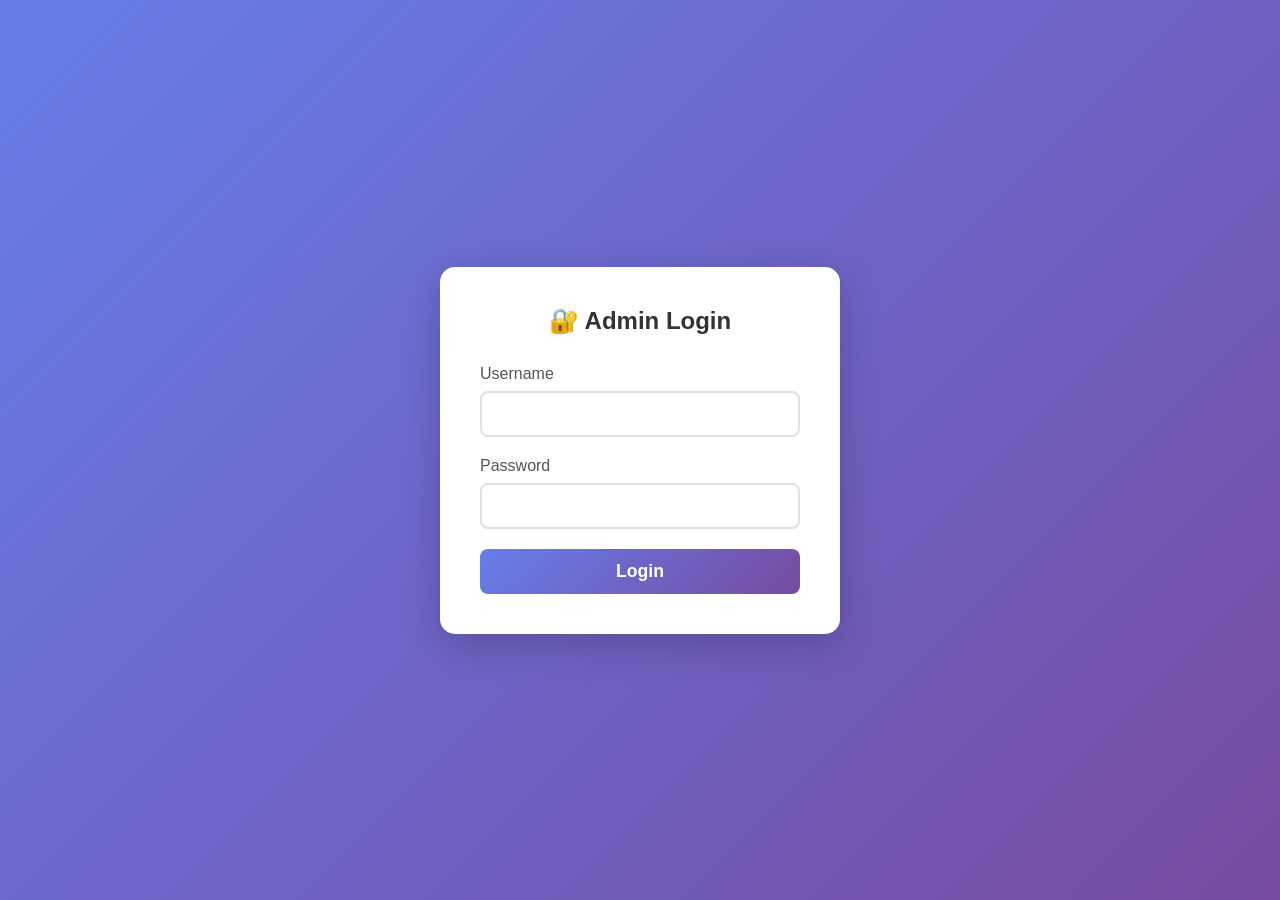
<file: admin.html>
<!DOCTYPE html>
<html lang="en">
<head>
    <meta charset="UTF-8">
    <meta name="viewport" content="width=device-width, initial-scale=1.0">
    <title>Admin Panel - Social Media Downloader</title>
    <style>
        * {
            margin: 0;
            padding: 0;
            box-sizing: border-box;
        }

        body {
            font-family: 'Segoe UI', Tahoma, Geneva, Verdana, sans-serif;
            background: #f5f5f5;
        }

        .login-container {
            display: flex;
            justify-content: center;
            align-items: center;
            min-height: 100vh;
            background: linear-gradient(135deg, #667eea 0%, #764ba2 100%);
        }

        .login-box {
            background: white;
            padding: 40px;
            border-radius: 15px;
            box-shadow: 0 10px 40px rgba(0,0,0,0.2);
            width: 100%;
            max-width: 400px;
        }

        .login-box h2 {
            text-align: center;
            margin-bottom: 30px;
            color: #333;
        }

        .form-group {
            margin-bottom: 20px;
        }

        .form-group label {
            display: block;
            margin-bottom: 8px;
            color: #555;
            font-weight: 500;
        }

        .form-group input {
            width: 100%;
            padding: 12px;
            border: 2px solid #e0e0e0;
            border-radius: 8px;
            font-size: 1em;
            transition: border 0.3s;
        }

        .form-group input:focus {
            outline: none;
            border-color: #667eea;
        }

        .btn {
            width: 100%;
            padding: 12px;
            border: none;
            border-radius: 8px;
            font-size: 1.1em;
            font-weight: 600;
            cursor: pointer;
            transition: all 0.3s;
        }

        .btn-primary {
            background: linear-gradient(135deg, #667eea, #764ba2);
            color: white;
        }

        .btn-primary:hover {
            transform: translateY(-2px);
            box-shadow: 0 5px 15px rgba(102, 126, 234, 0.4);
        }

        .error-msg {
            color: #c33;
            background: #fee;
            padding: 10px;
            border-radius: 5px;
            margin-top: 15px;
            display: none;
        }

        .error-msg.active {
            display: block;
        }

        /* Dashboard Styles */
        .dashboard {
            display: none;
        }

        .dashboard.active {
            display: block;
        }

        .navbar {
            background: white;
            padding: 15px 30px;
            box-shadow: 0 2px 10px rgba(0,0,0,0.1);
            display: flex;
            justify-content: space-between;
            align-items: center;
        }

        .navbar h1 {
            font-size: 1.5em;
            color: #667eea;
        }

        .btn-logout {
            background: #ff4757;
            color: white;
            padding: 8px 20px;
            border: none;
            border-radius: 5px;
            cursor: pointer;
            font-weight: 500;
        }

        .dashboard-content {
            max-width: 1200px;
            margin: 30px auto;
            padding: 0 20px;
        }

        .card {
            background: white;
            padding: 30px;
            border-radius: 10px;
            box-shadow: 0 2px 10px rgba(0,0,0,0.1);
            margin-bottom: 25px;
        }

        .card h2 {
            margin-bottom: 20px;
            color: #333;
            border-bottom: 2px solid #667eea;
            padding-bottom: 10px;
        }

        .form-row {
            display: grid;
            grid-template-columns: 1fr 1fr;
            gap: 20px;
            margin-bottom: 20px;
        }

        .form-field {
            margin-bottom: 20px;
        }

        .form-field label {
            display: block;
            margin-bottom: 8px;
            font-weight: 500;
            color: #555;
        }

        .form-field input,
        .form-field textarea {
            width: 100%;
            padding: 10px;
            border: 2px solid #e0e0e0;
            border-radius: 8px;
            font-size: 1em;
        }

        .form-field textarea {
            min-height: 100px;
            font-family: monospace;
        }

        .form-field input:focus,
        .form-field textarea:focus {
            outline: none;
            border-color: #667eea;
        }

        .checkbox-field {
            display: flex;
            align-items: center;
            gap: 10px;
        }

        .checkbox-field input[type="checkbox"] {
            width: auto;
            transform: scale(1.3);
        }

        .btn-save {
            background: #667eea;
            color: white;
            padding: 12px 30px;
            border: none;
            border-radius: 8px;
            cursor: pointer;
            font-weight: 600;
            font-size: 1em;
        }

        .btn-save:hover {
            background: #764ba2;
        }

        .btn-test {
            background: #ffa502;
            color: white;
            padding: 10px 25px;
            border: none;
            border-radius: 8px;
            cursor: pointer;
            margin-left: 10px;
        }

        .success-msg {
            background: #d4edda;
            color: #155724;
            padding: 12px;
            border-radius: 8px;
            margin-top: 15px;
            display: none;
        }

        .success-msg.active {
            display: block;
        }

        .stats-grid {
            display: grid;
            grid-template-columns: repeat(auto-fit, minmax(200px, 1fr));
            gap: 20px;
            margin-bottom: 30px;
        }

        .stat-card {
            background: linear-gradient(135deg, #667eea, #764ba2);
            color: white;
            padding: 20px;
            border-radius: 10px;
            text-align: center;
        }

        .stat-card h3 {
            font-size: 2em;
            margin-bottom: 10px;
        }

        .stat-card p {
            font-size: 0.9em;
            opacity: 0.9;
        }

        @media (max-width: 768px) {
            .form-row {
                grid-template-columns: 1fr;
            }

            .dashboard-content {
                padding: 10px;
            }

            .card {
                padding: 20px;
            }
        }
    </style>
</head>
<body>
    <!-- Login Form -->
    <div class="login-container" id="loginContainer">
        <div class="login-box">
            <h2>🔐 Admin Login</h2>
            <form id="loginForm">
                <div class="form-group">
                    <label>Username</label>
                    <input type="text" id="username" required>
                </div>
                <div class="form-group">
                    <label>Password</label>
                    <input type="password" id="password" required>
                </div>
                <button type="submit" class="btn btn-primary">Login</button>
                <div class="error-msg" id="loginError"></div>
            </form>
        </div>
    </div>

    <!-- Dashboard -->
    <div class="dashboard" id="dashboard">
        <nav class="navbar">
            <h1>⚙️ Admin Dashboard</h1>
            <button class="btn-logout" onclick="logout()">Logout</button>
        </nav>

        <div class="dashboard-content">
            <!-- Stats -->
            <div class="stats-grid">
                <div class="stat-card">
                    <h3 id="totalDownloads">0</h3>
                    <p>Total Downloads</p>
                </div>
                <div class="stat-card">
                    <h3 id="cacheFiles">0</h3>
                    <p>Cache Files</p>
                </div>
                <div class="stat-card">
                    <h3>1000+</h3>
                    <p>Supported Sites</p>
                </div>
            </div>

            <!-- Site Settings -->
            <div class="card">
                <h2>🌐 Site Settings</h2>
                <div class="form-row">
                    <div class="form-field">
                        <label>Website Name</label>
                        <input type="text" id="websiteName">
                    </div>
                    <div class="form-field">
                        <label>Tagline</label>
                        <input type="text" id="tagline">
                    </div>
                </div>
                <div class="form-field">
                    <label>Logo URL</label>
                    <input type="text" id="logoUrl" placeholder="https://example.com/logo.png">
                </div>
                <button class="btn-save" onclick="saveSiteSettings()">Save Settings</button>
                <div class="success-msg" id="siteSuccess"></div>
            </div>

            <!-- AdSense Settings -->
            <div class="card">
                <h2>💰 AdSense Integration</h2>
                <div class="form-field">
                    <label>AdSense Code (Full script tag)</label>
                    <textarea id="adsenseCode" placeholder='<script async src="..."></script>'></textarea>
                </div>
                <div class="form-field">
                    <label>Ads.txt Content</label>
                    <textarea id="adsTxt" placeholder="google.com, pub-0000000000000000, DIRECT, f08c47fec0942fa0"></textarea>
                </div>
                <button class="btn-save" onclick="saveAdSenseSettings()">Save AdSense</button>
                <div class="success-msg" id="adsenseSuccess"></div>
            </div>

            <!-- Monetization Settings -->
            <div class="card">
                <h2>💵 Download Monetization</h2>
                <div class="checkbox-field">
                    <input type="checkbox" id="monetizationEnabled">
                    <label>Enable Download Monetization</label>
                </div>
                <div class="form-field">
                    <label>Monetization Link (Redirect URL)</label>
                    <input type="text" id="monetizationLink" placeholder="https://your-offer-link.com">
                </div>
                <div class="form-field">
                    <label>Required Clicks Before Download</label>
                    <input type="number" id="monetizationClicks" value="2" min="1" max="5">
                </div>
                <p style="color: #666; font-size: 0.9em; margin-bottom: 15px;">
                    Users will be redirected to your monetization link for the specified number of clicks before getting the direct download.
                </p>
                <button class="btn-save" onclick="saveMonetizationSettings()">Save Monetization</button>
                <div class="success-msg" id="monetizationSuccess"></div>
            </div>

            <!-- Password Change -->
            <div class="card">
                <h2>🔒 Change Password</h2>
                <div class="form-field">
                    <label>Old Password</label>
                    <input type="password" id="oldPassword">
                </div>
                <div class="form-field">
                    <label>New Password</label>
                    <input type="password" id="newPassword">
                </div>
                <button class="btn-save" onclick="changePassword()">Change Password</button>
                <div class="success-msg" id="passwordSuccess"></div>
                <div class="error-msg" id="passwordError"></div>
            </div>

            <!-- Cron Job -->
            <div class="card">
                <h2>⏰ Automated Cleanup (Cron Job)</h2>
                <p style="margin-bottom: 15px; color: #666;">
                    Set up a cron job to automatically clean cache every 12 hours.
                </p>
                <div class="form-field">
                    <label>Cron URL (Use this in cron-job.org or similar service)</label>
                    <input type="text" id="cronUrl" readonly>
                </div>
                <button class="btn-save" onclick="copyCronUrl()">Copy URL</button>
                <button class="btn-test" onclick="testCron()">Test Cron Job</button>
                <div class="success-msg" id="cronSuccess"></div>
            </div>
        </div>
    </div>

    <script>
        const API_BASE_URL = window.location.origin;
        let sessionToken = localStorage.getItem('admin_token');

        // Check if already logged in
        if (sessionToken) {
            loadDashboard();
        }

        // Login Form
        document.getElementById('loginForm').addEventListener('submit', async (e) => {
            e.preventDefault();
            const username = document.getElementById('username').value;
            const password = document.getElementById('password').value;

            try {
                const response = await fetch(`${API_BASE_URL}/api/admin/login`, {
                    method: 'POST',
                    headers: { 'Content-Type': 'application/json' },
                    body: JSON.stringify({ username, password })
                });

                const data = await response.json();

                if (data.success) {
                    sessionToken = data.token;
                    localStorage.setItem('admin_token', sessionToken);
                    loadDashboard();
                } else {
                    showLoginError('Invalid credentials');
                }
            } catch (error) {
                showLoginError('Login failed: ' + error.message);
            }
        });

        async function loadDashboard() {
            try {
                const response = await fetch(`${API_BASE_URL}/api/admin/config?session_token=${sessionToken}`);
                const data = await response.json();

                if (!data.success) {
                    logout();
                    return;
                }

                const config = data.config;

                // Populate form fields
                document.getElementById('websiteName').value = config.website_name || '';
                document.getElementById('tagline').value = config.tagline || '';
                document.getElementById('logoUrl').value = config.logo_url || '';
                document.getElementById('adsenseCode').value = config.adsense_code || '';
                document.getElementById('adsTxt').value = config.ads_txt || '';
                document.getElementById('monetizationEnabled').checked = config.monetization_enabled || false;
                document.getElementById('monetizationLink').value = config.monetization_link || '';
                document.getElementById('monetizationClicks').value = config.monetization_clicks || 2;

                // Load cron URL
                const cronUrl = `${API_BASE_URL}/api/cron/cleanup?key=${config.cron_secret}`;
                document.getElementById('cronUrl').value = cronUrl;

                // Show dashboard
                document.getElementById('loginContainer').style.display = 'none';
                document.getElementById('dashboard').classList.add('active');

                // Load stats
                loadStats();
            } catch (error) {
                console.error('Failed to load dashboard:', error);
                logout();
            }
        }

        async function loadStats() {
            try {
                const response = await fetch(`${API_BASE_URL}/health`);
                const data = await response.json();
                document.getElementById('cacheFiles').textContent = data.cache_items || 0;
            } catch (error) {
                console.error('Failed to load stats:', error);
            }
        }

        async function saveSiteSettings() {
            const config = {
                website_name: document.getElementById('websiteName').value,
                tagline: document.getElementById('tagline').value,
                logo_url: document.getElementById('logoUrl').value
            };

            try {
                const response = await fetch(`${API_BASE_URL}/api/admin/config?session_token=${sessionToken}`, {
                    method: 'POST',
                    headers: { 'Content-Type': 'application/json' },
                    body: JSON.stringify(config)
                });

                const data = await response.json();
                if (data.success) {
                    showSuccess('siteSuccess', 'Site settings saved successfully!');
                }
            } catch (error) {
                alert('Failed to save settings: ' + error.message);
            }
        }

        async function saveAdSenseSettings() {
            const config = {
                adsense_code: document.getElementById('adsenseCode').value,
                ads_txt: document.getElementById('adsTxt').value
            };

            try {
                const response = await fetch(`${API_BASE_URL}/api/admin/config?session_token=${sessionToken}`, {
                    method: 'POST',
                    headers: { 'Content-Type': 'application/json' },
                    body: JSON.stringify(config)
                });

                const data = await response.json();
                if (data.success) {
                    showSuccess('adsenseSuccess', 'AdSense settings saved successfully!');
                }
            } catch (error) {
                alert('Failed to save AdSense settings: ' + error.message);
            }
        }

        async function saveMonetizationSettings() {
            const config = {
                monetization_enabled: document.getElementById('monetizationEnabled').checked,
                monetization_link: document.getElementById('monetizationLink').value,
                monetization_clicks: parseInt(document.getElementById('monetizationClicks').value)
            };

            try {
                const response = await fetch(`${API_BASE_URL}/api/admin/config?session_token=${sessionToken}`, {
                    method: 'POST',
                    headers: { 'Content-Type': 'application/json' },
                    body: JSON.stringify(config)
                });

                const data = await response.json();
                if (data.success) {
                    showSuccess('monetizationSuccess', 'Monetization settings saved successfully!');
                }
            } catch (error) {
                alert('Failed to save monetization settings: ' + error.message);
            }
        }

        async function changePassword() {
            const oldPassword = document.getElementById('oldPassword').value;
            const newPassword = document.getElementById('newPassword').value;

            if (!oldPassword || !newPassword) {
                showPasswordError('Please fill in both fields');
                return;
            }

            try {
                const response = await fetch(`${API_BASE_URL}/api/admin/password?session_token=${sessionToken}`, {
                    method: 'POST',
                    headers: { 'Content-Type': 'application/json' },
                    body: JSON.stringify({ old_password: oldPassword, new_password: newPassword })
                });

                const data = await response.json();
                if (data.success) {
                    showSuccess('passwordSuccess', 'Password changed successfully!');
                    document.getElementById('oldPassword').value = '';
                    document.getElementById('newPassword').value = '';
                } else {
                    showPasswordError('Failed to change password');
                }
            } catch (error) {
                showPasswordError('Error: ' + error.message);
            }
        }

        function copyCronUrl() {
            const cronUrl = document.getElementById('cronUrl');
            cronUrl.select();
            document.execCommand('copy');
            showSuccess('cronSuccess', 'Cron URL copied to clipboard!');
        }

        async function testCron() {
            try {
                const response = await fetch(`${API_BASE_URL}/api/admin/test-cron?session_token=${sessionToken}`, {
                    method: 'POST'
                });

                const data = await response.json();
                if (data.success) {
                    showSuccess('cronSuccess', 'Cron test successful! URL: ' + data.cron_url);
                }
            } catch (error) {
                alert('Cron test failed: ' + error.message);
            }
        }

        function logout() {
            localStorage.removeItem('admin_token');
            sessionToken = null;
            document.getElementById('dashboard').classList.remove('active');
            document.getElementById('loginContainer').style.display = 'flex';
        }

        function showLoginError(message) {
            const errorEl = document.getElementById('loginError');
            errorEl.textContent = message;
            errorEl.classList.add('active');
        }

        function showPasswordError(message) {
            const errorEl = document.getElementById('passwordError');
            errorEl.textContent = message;
            errorEl.classList.add('active');
            setTimeout(() => errorEl.classList.remove('active'), 5000);
        }

        function showSuccess(elementId, message) {
            const successEl = document.getElementById(elementId);
            successEl.textContent = message;
            successEl.classList.add('active');
            setTimeout(() => successEl.classList.remove('active'), 5000);
        }
    </script>
</body>
</html>
</file>
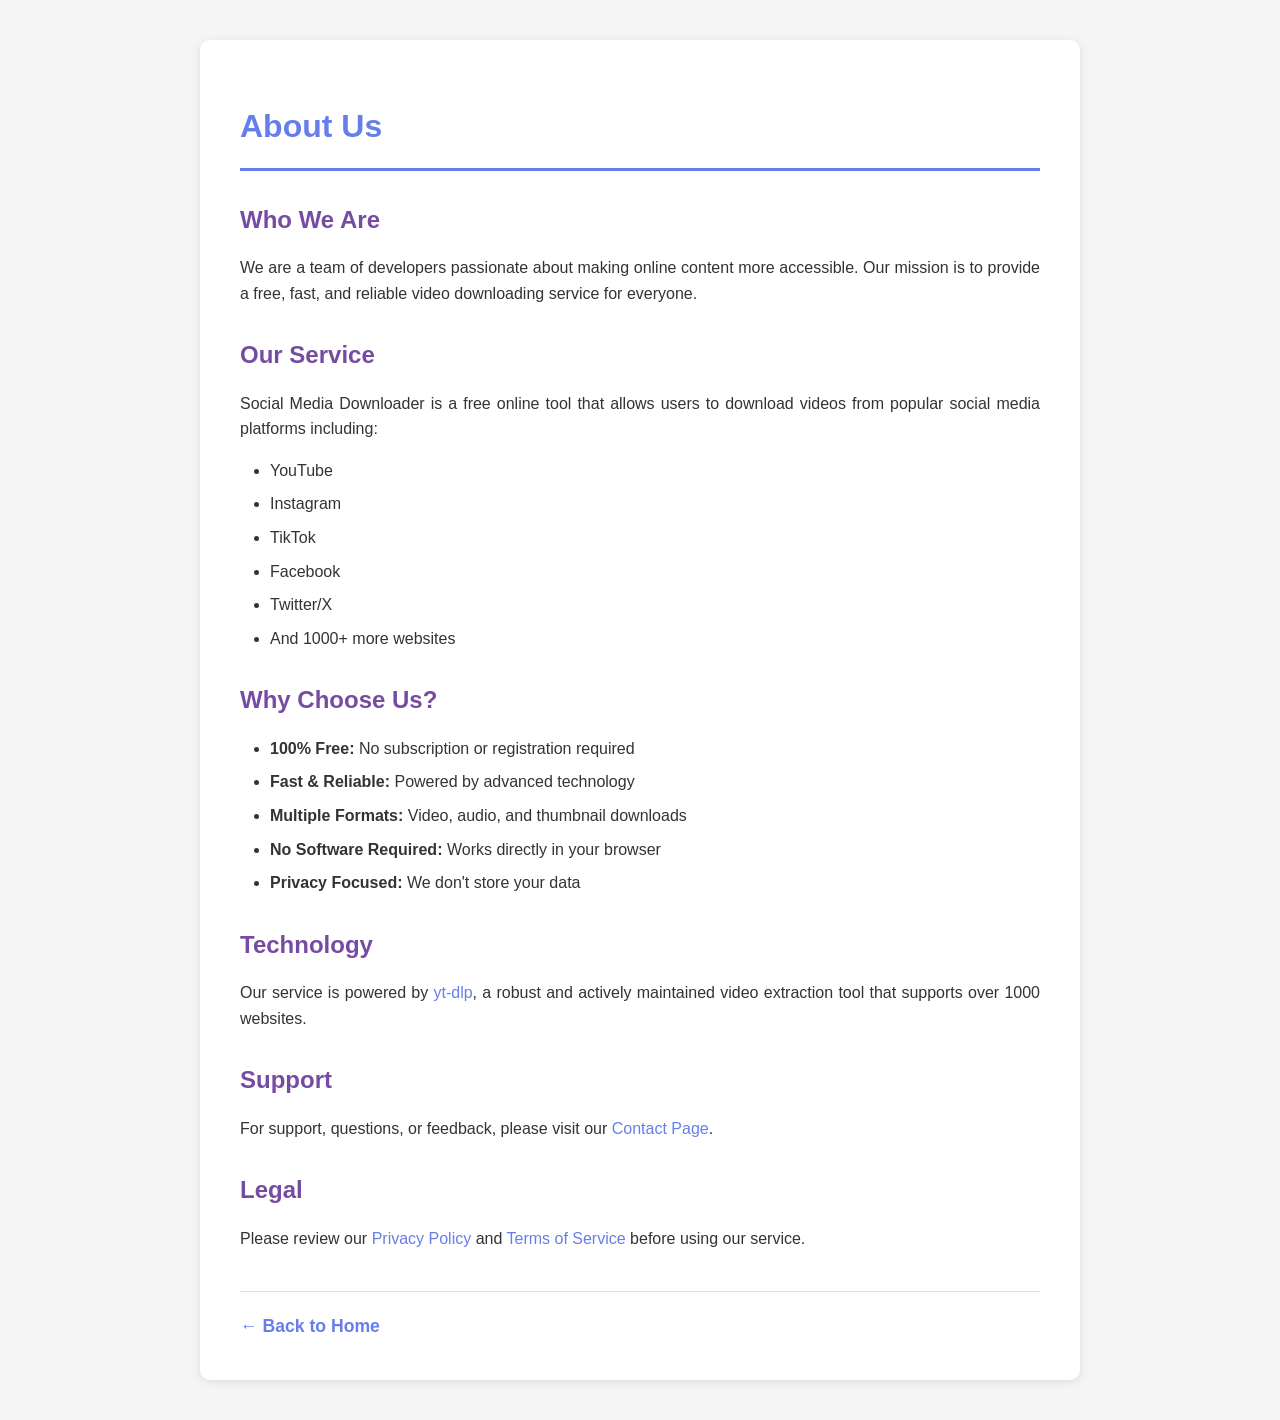
<file: pages/about.html>
<!DOCTYPE html>
<html lang="en">
<head>
    <meta charset="UTF-8">
    <meta name="viewport" content="width=device-width, initial-scale=1.0">
    <title>About Us - Social Media Downloader</title>
    <link rel="stylesheet" href="../style.css">
</head>
<body>
    <div class="page-container">
        <h1>About Us</h1>

        <h2>Who We Are</h2>
        <p>We are a team of developers passionate about making online content more accessible. Our mission is to provide a free, fast, and reliable video downloading service for everyone.</p>

        <h2>Our Service</h2>
        <p>Social Media Downloader is a free online tool that allows users to download videos from popular social media platforms including:</p>
        <ul>
            <li>YouTube</li>
            <li>Instagram</li>
            <li>TikTok</li>
            <li>Facebook</li>
            <li>Twitter/X</li>
            <li>And 1000+ more websites</li>
        </ul>

        <h2>Why Choose Us?</h2>
        <ul>
            <li><strong>100% Free:</strong> No subscription or registration required</li>
            <li><strong>Fast & Reliable:</strong> Powered by advanced technology</li>
            <li><strong>Multiple Formats:</strong> Video, audio, and thumbnail downloads</li>
            <li><strong>No Software Required:</strong> Works directly in your browser</li>
            <li><strong>Privacy Focused:</strong> We don't store your data</li>
        </ul>

        <h2>Technology</h2>
        <p>Our service is powered by <a href="https://github.com/yt-dlp/yt-dlp" target="_blank">yt-dlp</a>, a robust and actively maintained video extraction tool that supports over 1000 websites.</p>

        <h2>Support</h2>
        <p>For support, questions, or feedback, please visit our <a href="/contact">Contact Page</a>.</p>

        <h2>Legal</h2>
        <p>Please review our <a href="/privacy">Privacy Policy</a> and <a href="/terms">Terms of Service</a> before using our service.</p>

        <div class="back-link">
            <a href="/">← Back to Home</a>
        </div>
    </div>
</body>
</html>
</file>
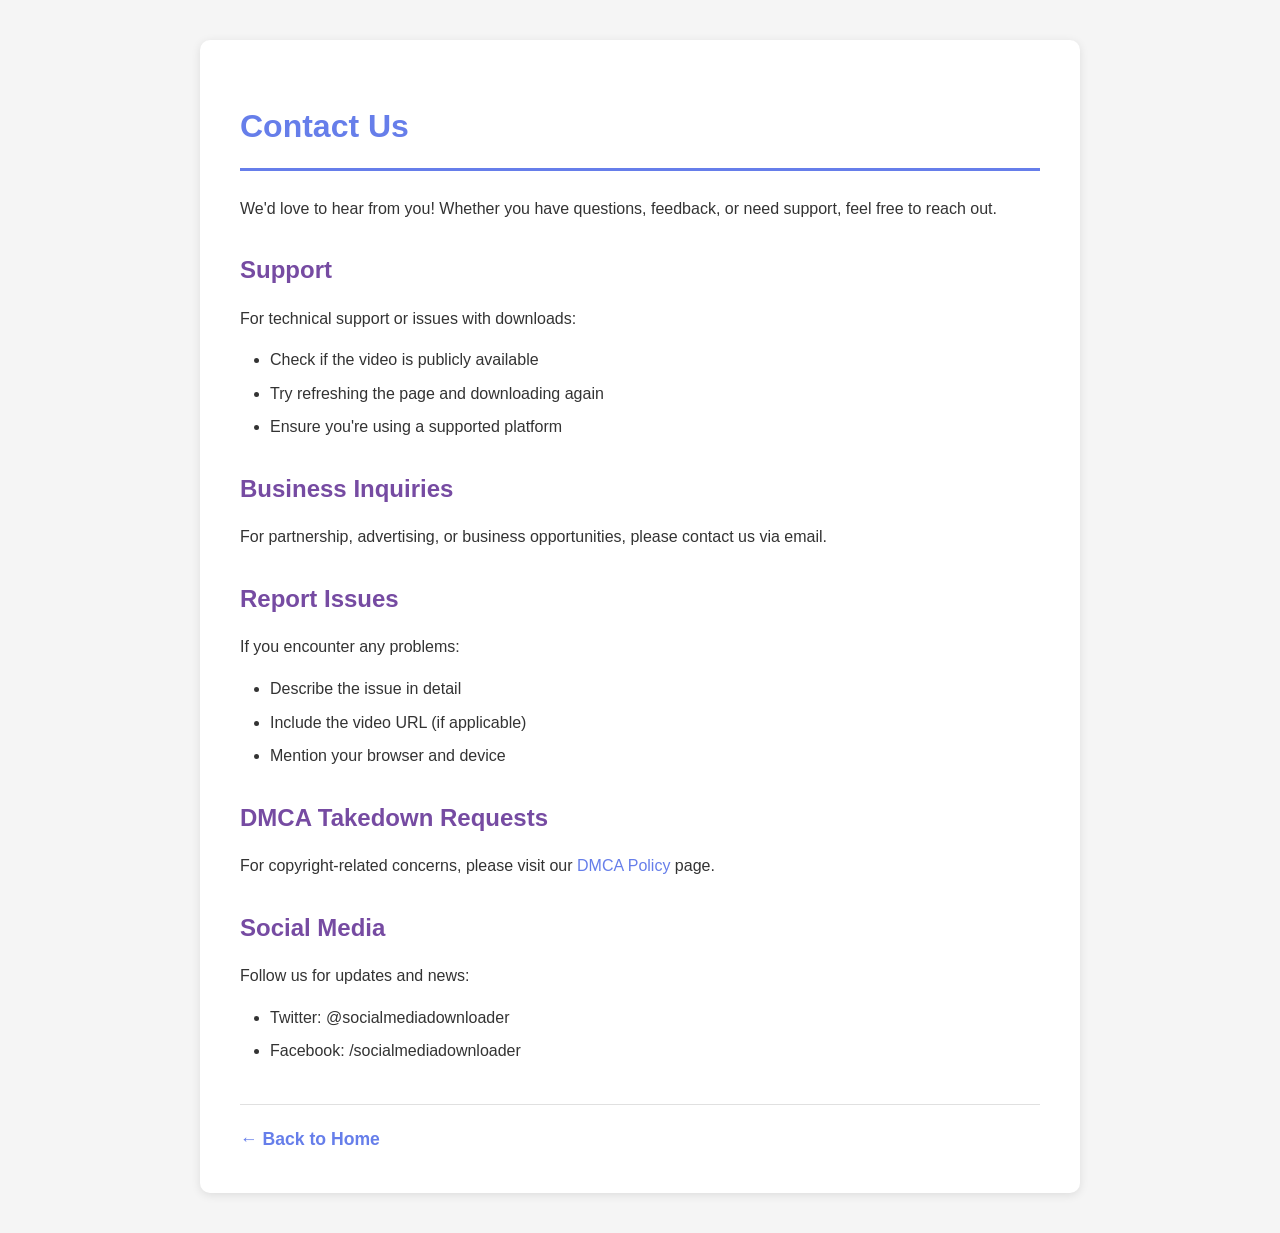
<file: pages/contact.html>
<!DOCTYPE html>
<html lang="en">
<head>
    <meta charset="UTF-8">
    <meta name="viewport" content="width=device-width, initial-scale=1.0">
    <title>Contact Us - Social Media Downloader</title>
    <link rel="stylesheet" href="../style.css">
</head>
<body>
    <div class="page-container">
        <h1>Contact Us</h1>

        <p>We'd love to hear from you! Whether you have questions, feedback, or need support, feel free to reach out.</p>

        <h2>Support</h2>
        <p>For technical support or issues with downloads:</p>
        <ul>
            <li>Check if the video is publicly available</li>
            <li>Try refreshing the page and downloading again</li>
            <li>Ensure you're using a supported platform</li>
        </ul>

        <h2>Business Inquiries</h2>
        <p>For partnership, advertising, or business opportunities, please contact us via email.</p>

        <h2>Report Issues</h2>
        <p>If you encounter any problems:</p>
        <ul>
            <li>Describe the issue in detail</li>
            <li>Include the video URL (if applicable)</li>
            <li>Mention your browser and device</li>
        </ul>

        <h2>DMCA Takedown Requests</h2>
        <p>For copyright-related concerns, please visit our <a href="/dmca">DMCA Policy</a> page.</p>

        <h2>Social Media</h2>
        <p>Follow us for updates and news:</p>
        <ul>
            <li>Twitter: @socialmediadownloader</li>
            <li>Facebook: /socialmediadownloader</li>
        </ul>

        <div class="back-link">
            <a href="/">← Back to Home</a>
        </div>
    </div>
</body>
</html>
</file>
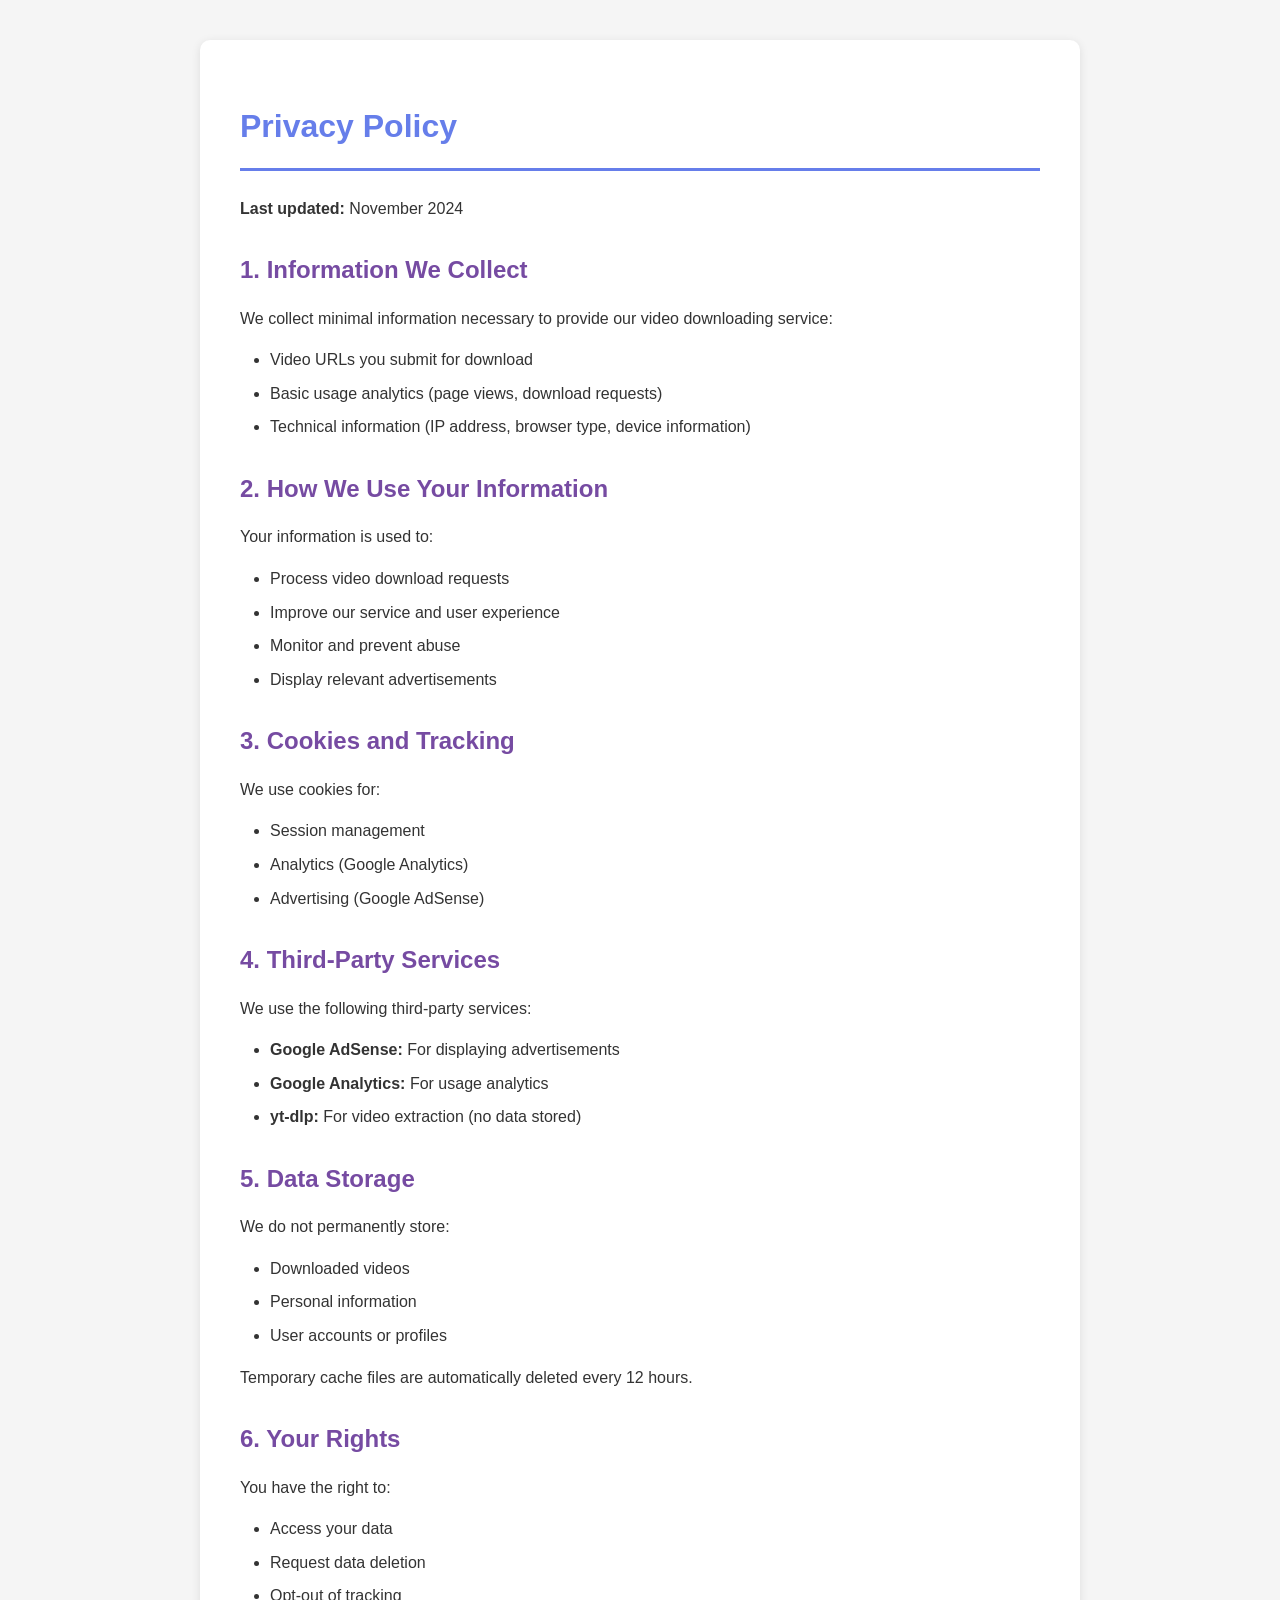
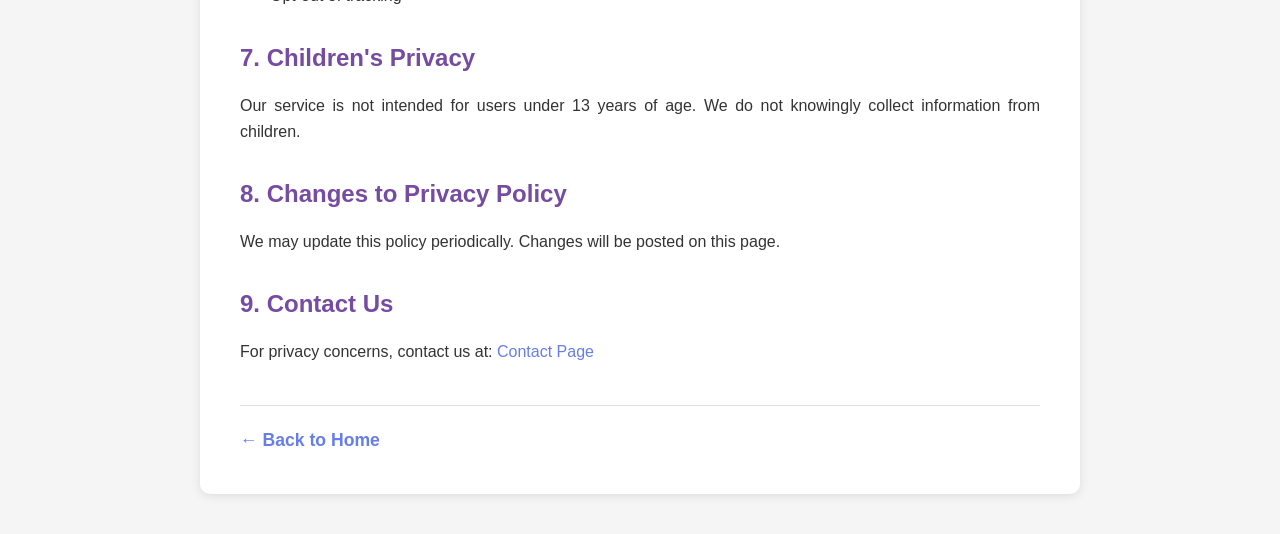
<file: pages/privacy.html>
<!DOCTYPE html>
<html lang="en">
<head>
    <meta charset="UTF-8">
    <meta name="viewport" content="width=device-width, initial-scale=1.0">
    <title>Privacy Policy - Social Media Downloader</title>
    <link rel="stylesheet" href="../style.css">
</head>
<body>
    <div class="page-container">
        <h1>Privacy Policy</h1>
        <p><strong>Last updated:</strong> November 2024</p>

        <h2>1. Information We Collect</h2>
        <p>We collect minimal information necessary to provide our video downloading service:</p>
        <ul>
            <li>Video URLs you submit for download</li>
            <li>Basic usage analytics (page views, download requests)</li>
            <li>Technical information (IP address, browser type, device information)</li>
        </ul>

        <h2>2. How We Use Your Information</h2>
        <p>Your information is used to:</p>
        <ul>
            <li>Process video download requests</li>
            <li>Improve our service and user experience</li>
            <li>Monitor and prevent abuse</li>
            <li>Display relevant advertisements</li>
        </ul>

        <h2>3. Cookies and Tracking</h2>
        <p>We use cookies for:</p>
        <ul>
            <li>Session management</li>
            <li>Analytics (Google Analytics)</li>
            <li>Advertising (Google AdSense)</li>
        </ul>

        <h2>4. Third-Party Services</h2>
        <p>We use the following third-party services:</p>
        <ul>
            <li><strong>Google AdSense:</strong> For displaying advertisements</li>
            <li><strong>Google Analytics:</strong> For usage analytics</li>
            <li><strong>yt-dlp:</strong> For video extraction (no data stored)</li>
        </ul>

        <h2>5. Data Storage</h2>
        <p>We do not permanently store:</p>
        <ul>
            <li>Downloaded videos</li>
            <li>Personal information</li>
            <li>User accounts or profiles</li>
        </ul>
        <p>Temporary cache files are automatically deleted every 12 hours.</p>

        <h2>6. Your Rights</h2>
        <p>You have the right to:</p>
        <ul>
            <li>Access your data</li>
            <li>Request data deletion</li>
            <li>Opt-out of tracking</li>
        </ul>

        <h2>7. Children's Privacy</h2>
        <p>Our service is not intended for users under 13 years of age. We do not knowingly collect information from children.</p>

        <h2>8. Changes to Privacy Policy</h2>
        <p>We may update this policy periodically. Changes will be posted on this page.</p>

        <h2>9. Contact Us</h2>
        <p>For privacy concerns, contact us at: <a href="/contact">Contact Page</a></p>

        <div class="back-link">
            <a href="/">← Back to Home</a>
        </div>
    </div>
</body>
</html>
</file>
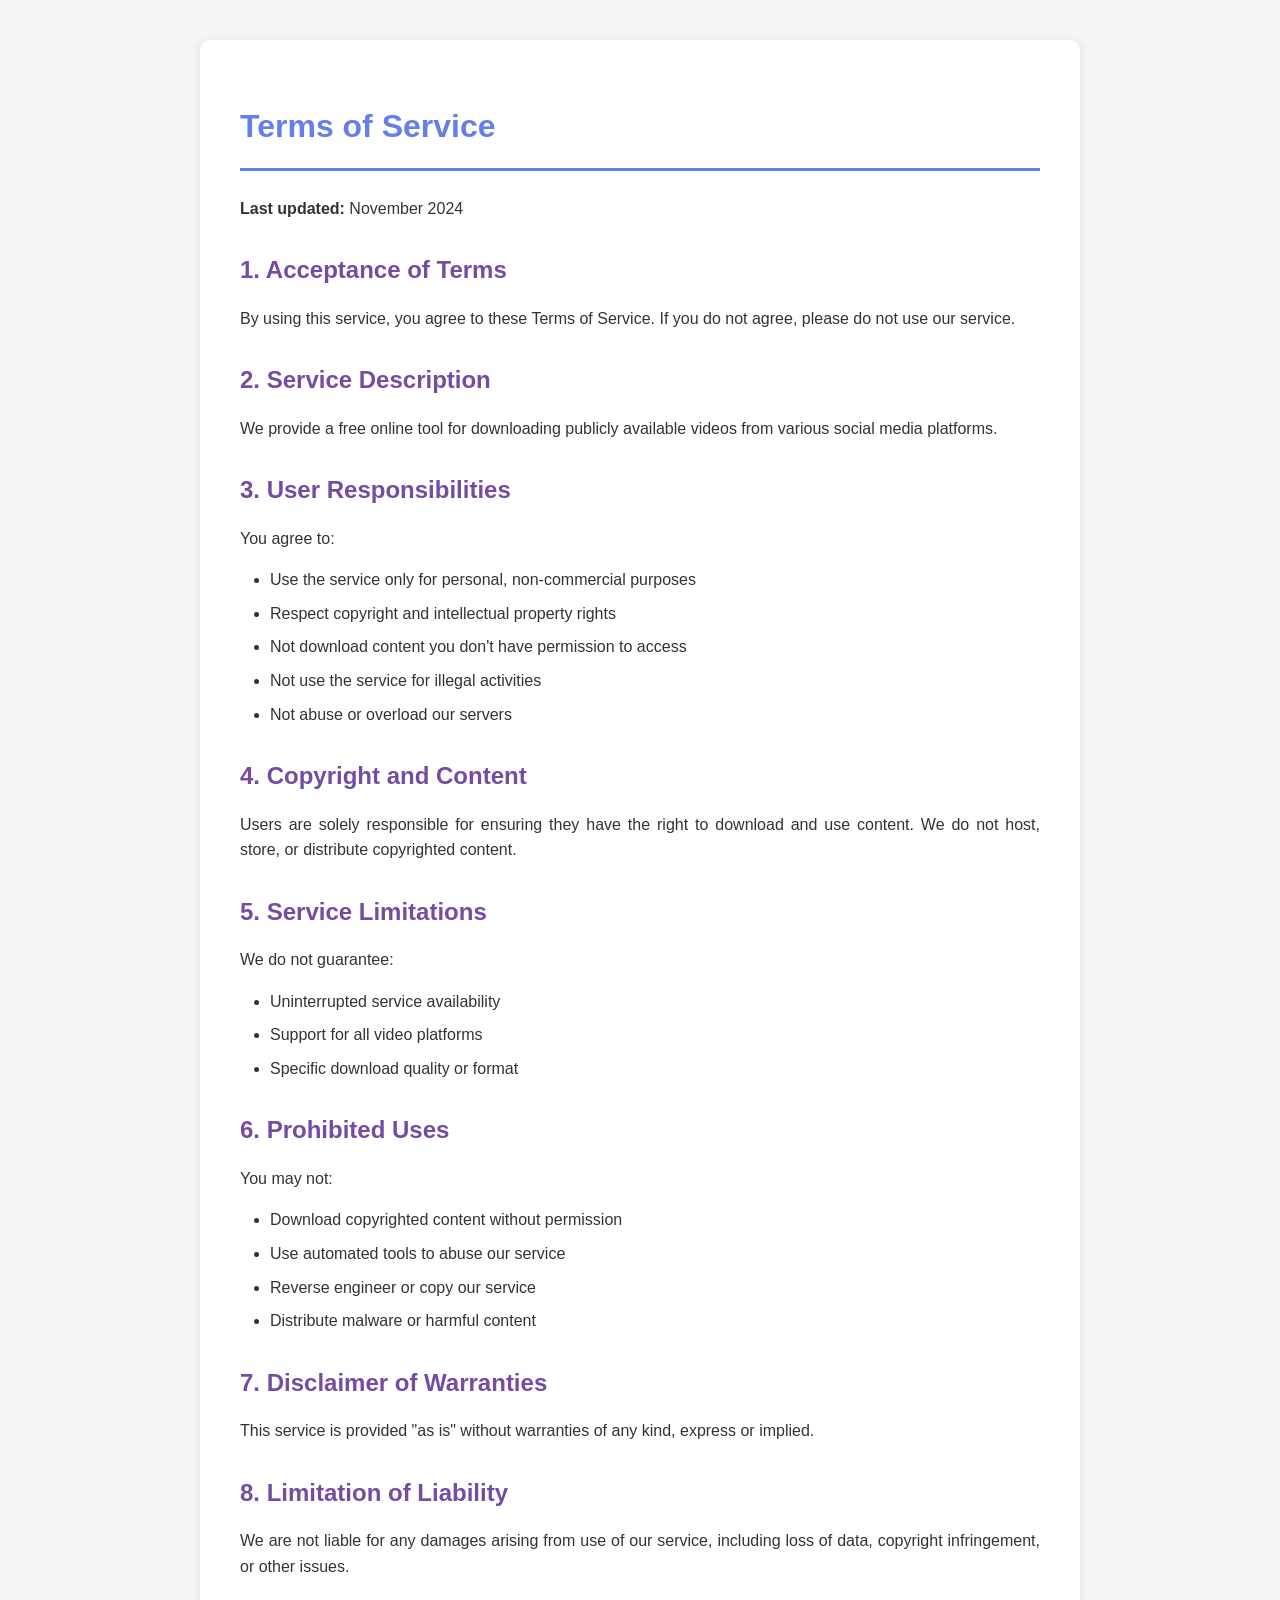
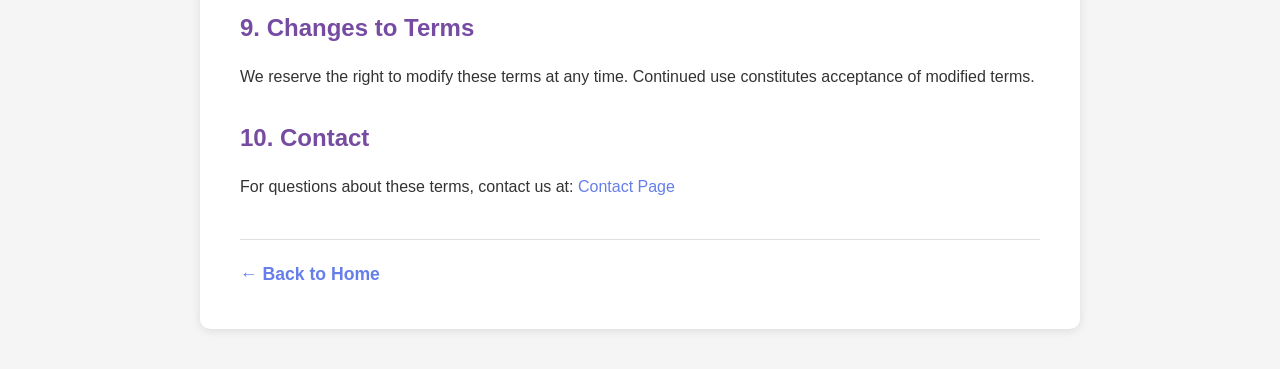
<file: pages/terms.html>
<!DOCTYPE html>
<html lang="en">
<head>
    <meta charset="UTF-8">
    <meta name="viewport" content="width=device-width, initial-scale=1.0">
    <title>Terms of Service - Social Media Downloader</title>
    <link rel="stylesheet" href="../style.css">
</head>
<body>
    <div class="page-container">
        <h1>Terms of Service</h1>
        <p><strong>Last updated:</strong> November 2024</p>

        <h2>1. Acceptance of Terms</h2>
        <p>By using this service, you agree to these Terms of Service. If you do not agree, please do not use our service.</p>

        <h2>2. Service Description</h2>
        <p>We provide a free online tool for downloading publicly available videos from various social media platforms.</p>

        <h2>3. User Responsibilities</h2>
        <p>You agree to:</p>
        <ul>
            <li>Use the service only for personal, non-commercial purposes</li>
            <li>Respect copyright and intellectual property rights</li>
            <li>Not download content you don't have permission to access</li>
            <li>Not use the service for illegal activities</li>
            <li>Not abuse or overload our servers</li>
        </ul>

        <h2>4. Copyright and Content</h2>
        <p>Users are solely responsible for ensuring they have the right to download and use content. We do not host, store, or distribute copyrighted content.</p>

        <h2>5. Service Limitations</h2>
        <p>We do not guarantee:</p>
        <ul>
            <li>Uninterrupted service availability</li>
            <li>Support for all video platforms</li>
            <li>Specific download quality or format</li>
        </ul>

        <h2>6. Prohibited Uses</h2>
        <p>You may not:</p>
        <ul>
            <li>Download copyrighted content without permission</li>
            <li>Use automated tools to abuse our service</li>
            <li>Reverse engineer or copy our service</li>
            <li>Distribute malware or harmful content</li>
        </ul>

        <h2>7. Disclaimer of Warranties</h2>
        <p>This service is provided "as is" without warranties of any kind, express or implied.</p>

        <h2>8. Limitation of Liability</h2>
        <p>We are not liable for any damages arising from use of our service, including loss of data, copyright infringement, or other issues.</p>

        <h2>9. Changes to Terms</h2>
        <p>We reserve the right to modify these terms at any time. Continued use constitutes acceptance of modified terms.</p>

        <h2>10. Contact</h2>
        <p>For questions about these terms, contact us at: <a href="/contact">Contact Page</a></p>

        <div class="back-link">
            <a href="/">← Back to Home</a>
        </div>
    </div>
</body>
</html>
</file>
<file: style.css>
/* Policy Pages Styling */
body {
    font-family: 'Segoe UI', Tahoma, Geneva, Verdana, sans-serif;
    line-height: 1.6;
    color: #333;
    background: #f5f5f5;
    margin: 0;
    padding: 0;
}

.page-container {
    max-width: 800px;
    margin: 40px auto;
    padding: 40px;
    background: white;
    border-radius: 10px;
    box-shadow: 0 2px 10px rgba(0,0,0,0.1);
}

h1 {
    color: #667eea;
    border-bottom: 3px solid #667eea;
    padding-bottom: 15px;
    margin-bottom: 25px;
}

h2 {
    color: #764ba2;
    margin-top: 30px;
    margin-bottom: 15px;
}

p {
    margin-bottom: 15px;
    text-align: justify;
}

ul {
    margin-bottom: 15px;
    padding-left: 30px;
}

li {
    margin-bottom: 8px;
}

a {
    color: #667eea;
    text-decoration: none;
    transition: color 0.3s;
}

a:hover {
    color: #764ba2;
    text-decoration: underline;
}

.back-link {
    margin-top: 40px;
    padding-top: 20px;
    border-top: 1px solid #e0e0e0;
}

.back-link a {
    font-weight: 600;
    font-size: 1.1em;
}

@media (max-width: 768px) {
    .page-container {
        margin: 20px;
        padding: 20px;
    }
}
</file>
